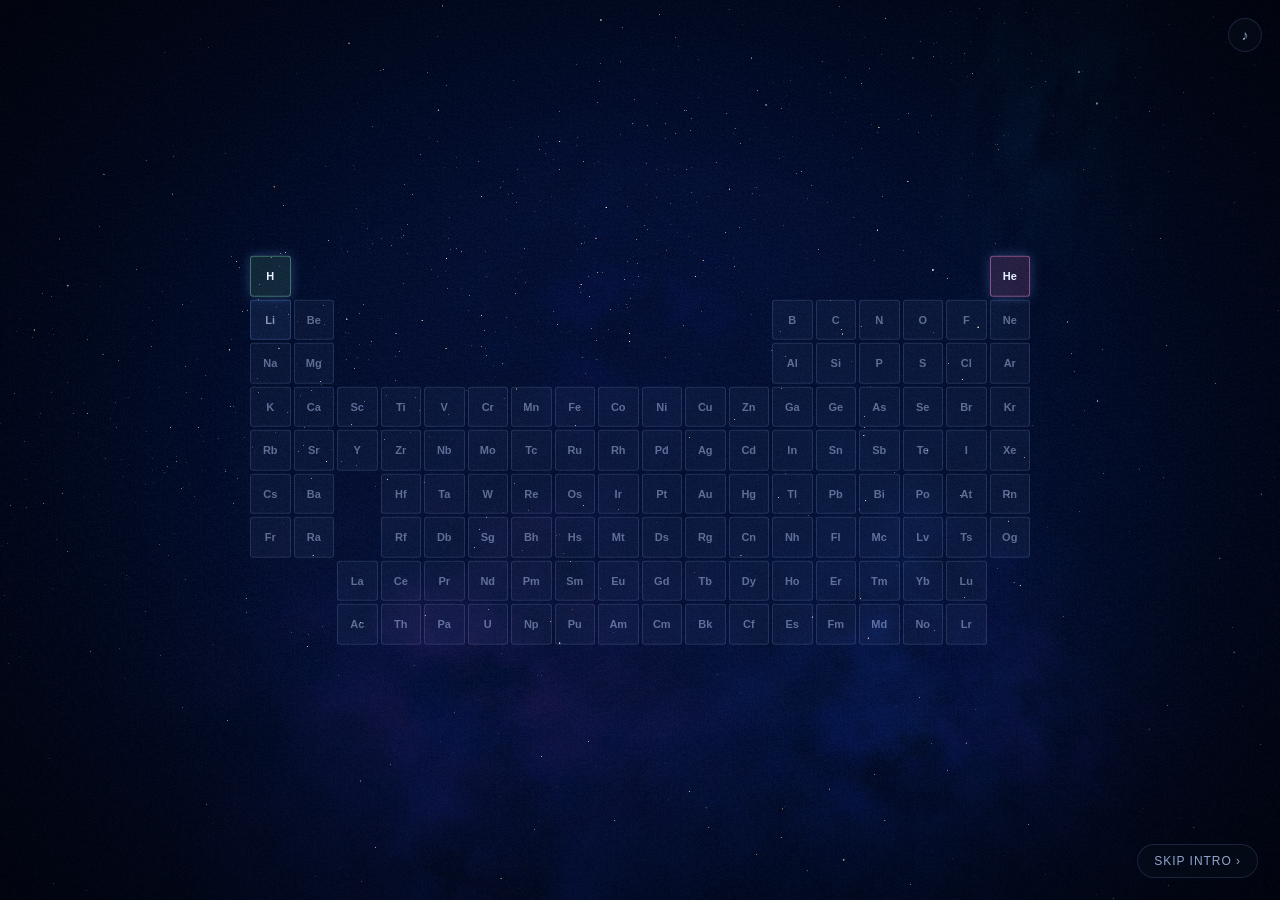
<file: index.html>
<!doctype html>
<html lang="en">
<head>
<meta charset="utf-8" />
<title>Cosmic Elements Journey — Forge The Periodic Table</title>
<meta name="viewport" content="width=device-width, initial-scale=1, viewport-fit=cover" />
<meta name="description" content="Become the universe: combine cosmic objects, watch the real reaction that makes each element, and see what every one of the 118 elements actually looks like." />
<link rel="icon" href="data:," />
<link rel="stylesheet" href="css/main.css" />
</head>
<body>
<div id="app">

  <!-- Persistent 3D cosmic environment -->
  <canvas id="scene-canvas"></canvas>
  <div id="vignette"></div>

  <!-- ============== INTRO CINEMATIC ============== -->
  <div id="intro-root" class="overlay-layer interactive">
    <div class="cine-stack" id="intro-stack"></div>
    <div class="flash-symbols" id="flash-symbols"></div>
    <div id="intro-ptable" class="ptable-wrap intro-table"></div>
  </div>
  <button id="skip-intro">Skip Intro ›</button>

  <!-- ============== TOP CONTROLS ============== -->
  <div id="top-controls">
    <div class="icon-btn" id="mute-btn" title="Mute / unmute ambient sound">♪</div>
  </div>

  <!-- ============== COSMIC FORGE / LAB ============== -->
  <div id="lab-root">
    <div class="lab-header">
      <h1>The Universe built the periodic table. Now discover how</h1>
      <p>Click any cell on the Discovery Map — or combine cosmic objects yourself — and watch the real reaction.</p>
    </div>

    <div id="object-library" class="panel">
      <div class="lib-title">Cosmic objects &amp; events</div>
      <!-- populated by js -->
    </div>

    <div id="forge-wrap">
      <div id="question-banner">
        <h2 id="question-banner-text">What do you want to create?</h2>
      </div>

      <div class="extreme-tag" id="extreme-tag">
        <div>Extreme system detected</div>
        <div class="conditions-preview">
          <div><b>Density</b>Extreme</div>
          <div><b>Gravity</b>Extreme</div>
          <div><b>Neutron-rich matter</b>Extreme</div>
          <div><b>Heavy-element potential</b>High</div>
        </div>
      </div>

      <div id="forge-slots" class="panel">
        <div class="slot" id="slot-a" data-slot="a">
          <div class="slot-label">Object / Event A</div>
          <div class="placeholder">+</div>
        </div>
        <div class="slot-op" id="slot-op">+</div>
        <div class="slot" id="slot-b" data-slot="b">
          <div class="slot-label">Object / Event B</div>
          <div class="placeholder">+</div>
        </div>
        <div class="slot-op">=</div>
        <div class="slot result" id="slot-result">
          <div class="placeholder">?</div>
        </div>
      </div>
      <div id="combo-note"></div>
      <div id="result-look"></div>
      <div class="forge-buttons">
        <button id="activate-btn" disabled>Activate</button>
        <button id="hint-btn">Need a hint?</button>
      </div>
      <div id="hint-text"></div>
    </div>

    <div id="discovered-ticker" class="panel">
      <span>Discovered</span>
      <span id="discovered-list"><b>H</b> <b>He</b> <b>Li</b></span>
      <b id="discovered-latest"></b>
    </div>

    <div class="ptable-panel panel">
      <div class="ptitle"><span>Discovery map</span> <b id="ptable-count">3 / 118</b></div>
      <div class="ptable-bar"><i id="ptable-progress"></i></div>
      <div class="ptable-wrap" id="lab-ptable"></div>
      <div class="ptable-foot">Click any element to load the recipe that makes it</div>
    </div>

  </div>

  <!-- ============== FULL-SCREEN VISUALIZATION ============== -->
  <div id="experiment-root">
    <div class="exp-caption" id="exp-caption">
      <div class="line1" id="exp-caption-1"></div>
      <div class="line2" id="exp-caption-2"></div>
    </div>
    <div id="exp-body"></div>
    <div id="fx-labels"></div>
    <div id="exp-hud"></div>
    <div id="exp-side"></div>
    <div id="exp-foot"></div>
    <div id="exp-actions"></div>
    <button id="exp-skip">Skip</button>
  </div>

  <div id="fade-veil"></div>
  <div id="elem-tooltip" class="elem-tooltip"></div>

</div>

<script src="js/vendor/three.min.js"></script>
<script src="js/elements-data.js"></script>
<script src="js/data/element-profiles.js"></script>
<script src="js/data/element-profiles-2.js"></script>
<script src="js/fx/core.js"></script>
<script src="js/fx/objects.js"></script>
<script src="js/fx/nucleus.js"></script>
<script src="js/fx/specimen.js"></script>
<script src="js/fx/charts.js"></script>
<script src="js/starfield.js"></script>
<script src="js/periodic-table.js"></script>
<script src="js/audio.js"></script>
<script src="js/intro.js"></script>
<script src="js/lab.js"></script>
<script src="js/theater/theater.js"></script>
<script src="js/theater/sites-common.js"></script>
<script src="js/theater/sites-stellar.js"></script>
<script src="js/theater/sites-cosmic.js"></script>
<script src="js/theater/reveal.js"></script>
<script src="js/gold-journey.js"></script>
<script src="js/app.js"></script>
<script src="js/demo.js"></script>
</body>
</html>
</file>
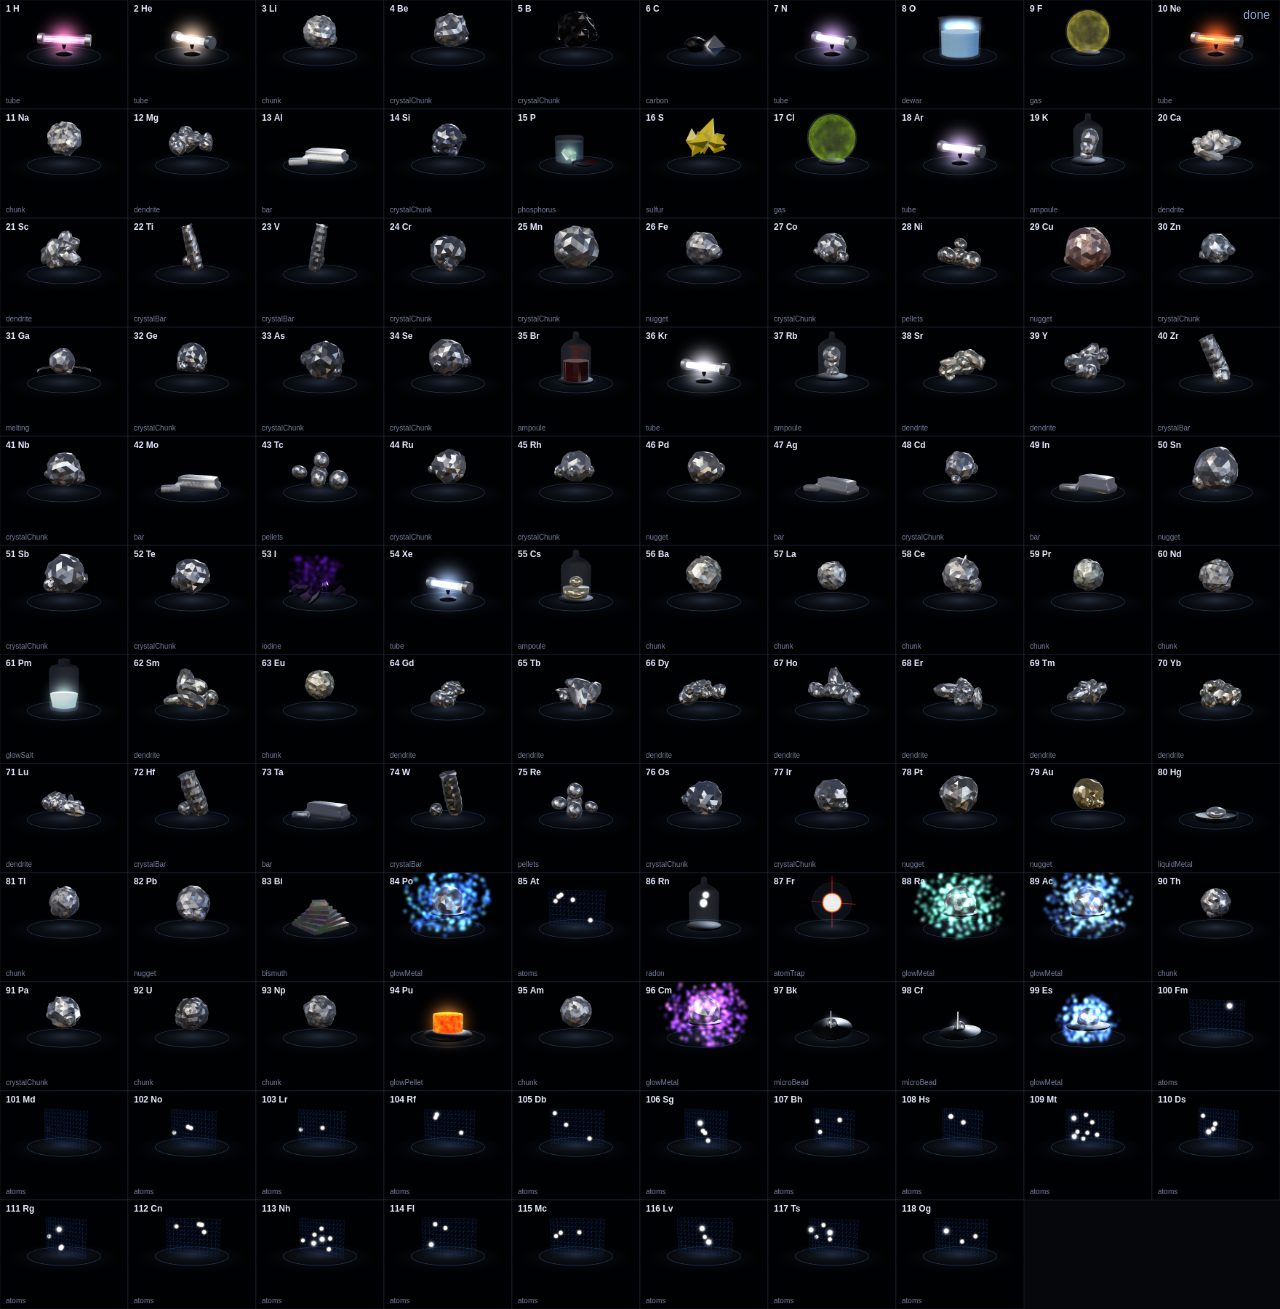
<file: dev/specimens.html>
<!doctype html>
<html lang="en">
<head>
<meta charset="utf-8" />
<title>Specimen contact sheet — all 118</title>
<style>
  body{ margin:0; background:#05070d; color:#dfe7ff; font:13px -apple-system, Segoe UI, sans-serif; }
  #sheet{ display:block; width:100%; }
  #hidden{ position:fixed; left:-4000px; top:0; }
  #status{ position:fixed; right:10px; top:8px; font-size:12px; color:#8fa4cc; }
</style>
</head>
<body>
<div id="status">building…</div>
<canvas id="sheet"></canvas>
<canvas id="hidden" width="8" height="8"></canvas>

<script src="../js/vendor/three.min.js"></script>
<script src="../js/elements-data.js"></script>
<script src="../js/data/element-profiles.js"></script>
<script src="../js/data/element-profiles-2.js"></script>
<script src="../js/fx/core.js"></script>
<script src="../js/fx/objects.js"></script>
<script src="../js/fx/specimen.js"></script>
<script>
// Renders every element's specimen into one contact sheet, so the whole set can
// be checked at a glance (colour, phase, form, glow).
(async function(){
  const COLS = 10, CELL = 176, CELL_H = 150, SS = 2;   // SS = supersample factor
  const params = new URLSearchParams(location.search);
  const from = parseInt(params.get('from')||'1',10), to = parseInt(params.get('to')||'118',10);
  const n = to - from + 1;
  const rows = Math.ceil(n/COLS);

  const sheet = document.getElementById('sheet');
  sheet.width = COLS*CELL; sheet.height = rows*CELL_H;
  const g = sheet.getContext('2d');
  g.fillStyle = '#05070d'; g.fillRect(0,0,sheet.width,sheet.height);

  const rc = document.createElement('canvas');
  rc.width = CELL*SS; rc.height = CELL_H*SS;
  const renderer = new THREE.WebGLRenderer({ canvas: rc, antialias:true, alpha:false });
  renderer.setPixelRatio(1);
  renderer.setSize(CELL*SS, CELL_H*SS, false);
  const scene = new THREE.Scene();
  const cam = new THREE.PerspectiveCamera(32, CELL/CELL_H, 0.1, 400);
  FX.init(renderer, scene, cam);
  renderer.toneMapping = THREE.ACESFilmicToneMapping;
  renderer.toneMappingExposure = 1.0;
  renderer.outputEncoding = THREE.sRGBEncoding;
  // FX.init sizes the renderer to the window; put it back to one tile.
  renderer.setSize(CELL*SS, CELL_H*SS, false);
  cam.aspect = CELL/CELL_H; cam.updateProjectionMatrix();
  cam.position.set(0, 1.95, 7.6); cam.lookAt(0, 1.05, 0);
  scene.add(new THREE.AmbientLight(FX.lin('#2b3a5c'), 0.55));
  const back = new THREE.Mesh(new THREE.SphereBufferGeometry(80, 24, 12), new THREE.MeshBasicMaterial({
    color: FX.lin('#070a12'), side: THREE.BackSide }));
  scene.add(back);

  function shim(){
    const S = { fns:[], group:new THREE.Group() };
    scene.add(S.group);
    S.add = (o,parent)=>{ (parent||S.group).add(o); return o; };
    S.onFrame = fn=>{ S.fns.push(fn); return ()=>{}; };
    S.label = ()=>({ set(){}, remove(){} });
    S.dom = el=> el; S.timeout = (fn,ms)=> setTimeout(fn,ms); S.track = ()=>{};
    S.kill = ()=>{ scene.remove(S.group); S.group.traverse(o=>{ if(o.geometry) o.geometry.dispose(); }); };
    return S;
  }

  const status = document.getElementById('status');
  Specimen.studio({ add:(o)=>{ scene.add(o); return o; } }, {});

  for(let i=0;i<n;i++){
    const z = from + i;
    const p = ElementProfiles.get(z);
    const S = shim();
    let built = null;
    try { built = Specimen.build(S, p, { target: 2.2 }); }
    catch(e){ console.error('specimen failed', z, p.sym, e.message); }
    // let time-based effects settle, then render
    for(let f=0; f<26; f++){
      S.fns.forEach(fn=>{ try{ fn(0.05, f*0.05); }catch(e){} });
      if(built) built.group.rotation.y = -0.55;
      FX.update(0.05);
    }
    // point-sprite sizing for this small viewport
    S.group.traverse(o=>{ if(o.material && o.material.uniforms && o.material.uniforms.uScale) o.material.uniforms.uScale.value = CELL_H*SS*0.5; });
    renderer.render(scene, cam);
    const col = i % COLS, row = Math.floor(i/COLS);
    g.drawImage(rc, col*CELL, row*CELL_H, CELL, CELL_H);
    g.font = 'bold 12px -apple-system, Segoe UI, sans-serif';
    g.fillStyle = '#e6eeff';
    g.fillText(`${p.z} ${p.sym}`, col*CELL + 8, row*CELL_H + 16);
    g.font = '10px -apple-system, Segoe UI, sans-serif';
    g.fillStyle = 'rgba(180,200,240,0.65)';
    g.fillText(p.look.form, col*CELL + 8, row*CELL_H + CELL_H - 8);
    g.strokeStyle = 'rgba(120,150,220,0.16)';
    g.strokeRect(col*CELL, row*CELL_H, CELL, CELL_H);
    S.kill();
    status.textContent = `${z} / ${to}`;
    if(i % 6 === 0) await new Promise(r=> setTimeout(r, 0));
  }
  status.textContent = 'done';
  document.title = 'SHEET READY';
})();
</script>
</body>
</html>
</file>
<file: css/main.css>
/* ==========================================================================
   COSMIC ELEMENTS JOURNEY
   One persistent deep-space environment with floating glass overlays.
   ========================================================================== */

:root{
  --void:#01030a;
  --panel-bg: rgba(8, 13, 26, 0.62);
  --panel-bg-solid: rgba(6, 10, 20, 0.92);
  --panel-border: rgba(140, 170, 255, 0.16);
  --ink: #e2e9ff;
  --ink-dim: #93a4cc;
  --ink-faint: #5d6a91;
  --accent: #6fa8ff;
  --accent-soft: rgba(111,168,255,0.35);
  --danger: #ff6f6f;
  --gold: #f4c96a;
  --gold-bright: #ffe9b0;
  --gold-glow: rgba(244, 201, 106, 0.55);
  --extreme: #ff5d8f;
  --success: #7dffb0;
  --sans: -apple-system, BlinkMacSystemFont, 'Segoe UI', 'Inter', Helvetica, Arial, sans-serif;
  --mono: 'SFMono-Regular', Consolas, 'Liberation Mono', Menlo, monospace;
}

*{ box-sizing: border-box; }
html, body{
  margin:0; padding:0; width:100%; height:100%;
  background: var(--void); color: var(--ink);
  font-family: var(--sans); overflow:hidden;
  -webkit-font-smoothing: antialiased;
}
#app{ position:fixed; inset:0; width:100vw; height:100vh; overflow:hidden; }
#scene-canvas{ position:fixed; inset:0; width:100%; height:100%; display:block; z-index:0; }
#vignette{ position:fixed; inset:0; z-index:1; pointer-events:none;
  background: radial-gradient(ellipse at center, rgba(0,0,0,0) 45%, rgba(0,0,0,0.5) 100%); }

/* ---------------- shared bits ---------------- */
.panel{
  background: var(--panel-bg);
  border: 1px solid var(--panel-border);
  border-radius: 16px;
  backdrop-filter: blur(12px);
  pointer-events:auto;
}
.kbd{
  font-style:normal; font-family:var(--mono); font-size:10px; letter-spacing:0.04em;
  border:1px solid rgba(255,255,255,0.28); border-radius:4px; padding:1px 5px; margin-left:8px;
  opacity:0.75; vertical-align:middle;
}
.kbd.inline{ margin:0 2px; }

.overlay-layer{ position:fixed; inset:0; z-index:10; display:flex; align-items:center; justify-content:center; pointer-events:none; }
.overlay-layer.interactive{ pointer-events:auto; }

/* ---------------- cinematic text ---------------- */
.cine-text{
  position:absolute; left:50%; top:50%; transform:translate(-50%,-50%);
  text-align:center; opacity:0; transition: opacity 1.0s ease, transform 1.4s ease;
  letter-spacing:0.12em; text-transform:uppercase; font-weight:600; color:var(--ink);
  text-shadow: 0 2px 20px rgba(0,0,0,0.85), 0 0 26px rgba(120,160,255,0.3); width:min(92vw, 1000px); pointer-events:none;
}
.cine-text.show{ opacity:1; }
.cine-text.big{ font-size: clamp(22px, 4.2vw, 52px); }
.cine-text.mid{ font-size: clamp(15px, 2.1vw, 25px); letter-spacing:0.08em; font-weight:400; color:var(--ink-dim); }
.cine-text.small{ font-size: clamp(12px, 1.35vw, 16px); letter-spacing:0.02em; font-weight:400;
  color:var(--ink); text-transform:none; line-height:1.55; width:min(72vw, 640px);
  background: rgba(3,6,14,0.62); border:1px solid rgba(140,170,255,0.12); border-radius:14px;
  padding:11px 18px; backdrop-filter: blur(6px); text-shadow:0 1px 10px rgba(0,0,0,0.8); }
.cine-text.gold{ color:var(--gold-bright); text-shadow:0 0 34px var(--gold-glow); }
.cine-text.rise{ transform: translate(-50%,-62%); }
.cine-stack{ position:absolute; left:50%; top:50%; transform:translate(-50%,-50%);
  display:flex; flex-direction:column; align-items:center; gap:18px; width:92vw; text-align:center; pointer-events:none; }
/* inside the stack the lines flow one under the other, never on top of each other */
.cine-stack .cine-text{ position:static; left:auto; top:auto; transform:none; width:100%; }

.elem-glyph{ display:inline-flex; flex-direction:column; align-items:center; margin:0 22px; opacity:0; transform:scale(0.4);
  transition: opacity 1s ease, transform 1s cubic-bezier(.2,1.4,.4,1); }
.elem-glyph.show{ opacity:1; transform:scale(1); }
.elem-glyph .sym{ font-size: clamp(30px,5vw,58px); font-weight:700; color:var(--accent); text-shadow:0 0 22px var(--accent-soft); }
.elem-glyph .name{ font-size:11px; letter-spacing:0.15em; text-transform:uppercase; color:var(--ink-faint); margin-top:4px; }
.elem-glyph.tiny .sym{ font-size: clamp(18px,3vw,30px); color:#a9c4ff; opacity:0.8; }
.glyph-row{ display:flex; align-items:flex-end; justify-content:center; }
.flash-symbols{ position:absolute; inset:0; display:flex; align-items:center; justify-content:center;
  gap: clamp(10px, 4vw, 40px); pointer-events:none; }
.flash-symbols span{ font-size: clamp(20px, 4vw, 44px); font-weight:700; color:rgba(180,200,255,0);
  transition: color .5s ease, transform .5s ease; transform: translateY(10px); }
.flash-symbols span.on{ color:rgba(180,200,255,0.6); transform:translateY(0); }
.flash-symbols span.au{ color:var(--gold-bright); text-shadow:0 0 26px var(--gold-glow); }

#intro-ptable{ position:absolute; top:50%; left:50%; transform:translate(-50%,-50%); opacity:0; transition:opacity 1.6s ease; }

#skip-intro{
  position:fixed; right:22px; bottom:22px; z-index:40;
  background:var(--panel-bg); border:1px solid var(--panel-border); color:var(--ink-dim);
  font-size:12px; letter-spacing:0.08em; text-transform:uppercase; padding:9px 16px; border-radius:999px;
  cursor:pointer; backdrop-filter: blur(6px); transition: all .2s ease; pointer-events:auto;
}
#skip-intro:hover{ color:var(--ink); border-color:var(--accent-soft); }

/* ==========================================================================
   PERIODIC TABLE — the discovery map
   ========================================================================== */
.ptable-wrap{ display:grid; grid-template-columns: repeat(18, minmax(9px, 1fr)); grid-auto-rows: minmax(9px, 1fr); gap:3px; width:100%; }
.ptable-wrap.intro-table{ width:min(78vw, 780px); gap:3px; }
.pcell{
  position:relative; background: rgba(150,175,235,0.055);
  border:1px solid rgba(150,175,235,0.17); border-radius:3px;
  display:flex; align-items:center; justify-content:center;
  font-size: clamp(7px, 0.78vw, 12px); font-weight:600; color:rgba(175,195,240,0.5);
  transition: all .5s ease; aspect-ratio: 1 / 1; cursor:pointer;
}
.ptable-wrap.intro-table .pcell{ font-size: clamp(6px, 0.9vw, 11px); }
.pcell:hover{ border-color: rgba(200,220,255,0.8); background: rgba(150,180,255,0.16); transform: scale(1.2); z-index:4; color:#f0f5ff; }
.pcell.lit{ color:#e6efff; background: rgba(111,168,255,0.24); border-color: rgba(111,168,255,0.6); box-shadow: 0 0 12px rgba(111,168,255,0.3); }
.pcell.faint{ color: rgba(210,225,255,0.62); background: rgba(111,168,255,0.1); border-color: rgba(111,168,255,0.26); }
.pcell.target{ border-color: var(--gold); background: rgba(244,201,106,0.2); color: var(--gold-bright);
  box-shadow: 0 0 16px var(--gold-glow); z-index:3; }
.pcell.au-cell.lit{ color:var(--gold-bright); background: rgba(244,201,106,0.22); border-color: rgba(244,201,106,0.65); box-shadow: 0 0 18px var(--gold-glow); }
.pcell.lit.cat-noble{ background: rgba(255,143,208,0.14); border-color: rgba(255,143,208,0.45); }
.pcell.lit.cat-nonmetal, .pcell.lit.cat-halogen{ background: rgba(127,224,168,0.13); border-color: rgba(127,224,168,0.42); }
.pcell.lit.cat-alkali, .pcell.lit.cat-alkaline{ background: rgba(255,180,120,0.14); border-color: rgba(255,180,120,0.45); }
.pcell.lit.cat-metalloid{ background: rgba(200,176,255,0.14); border-color: rgba(200,176,255,0.45); }
.pcell.lit.cat-lanthanide, .pcell.lit.cat-actinide{ background: rgba(255,160,200,0.12); border-color: rgba(255,160,200,0.4); }
.pcell.pulse{ animation: cellPulse 1.3s ease; }
@keyframes cellPulse{
  0%{ box-shadow:0 0 0 rgba(255,255,255,0); transform:scale(1); }
  35%{ box-shadow:0 0 24px rgba(255,255,255,0.6); transform:scale(1.45); z-index:5; }
  100%{ box-shadow:0 0 10px rgba(111,168,255,0.25); transform:scale(1); }
}
.pcell .z{ position:absolute; top:1px; left:2px; font-size:6px; opacity:0; color:var(--ink-dim); transition: opacity .4s ease; }
.pcell.show-z .z{ opacity:0.75; }

.ptable-panel{
  position:absolute; right:18px; bottom:18px; z-index:30; width:min(640px, 46vw);
  padding: 13px 16px 12px; pointer-events:auto;
}
.ptable-panel .ptitle{ font-size:11px; letter-spacing:0.14em; text-transform:uppercase; color:var(--ink-faint);
  margin-bottom:7px; display:flex; justify-content:space-between; align-items:center; }
.ptable-panel .ptitle b{ color:var(--ink-dim); font-weight:600; }
.ptable-bar{ height:2px; background: rgba(140,170,255,0.14); border-radius:2px; margin-bottom:9px; overflow:hidden; }
.ptable-bar i{ display:block; height:100%; width:2.5%; background: linear-gradient(90deg, var(--accent), var(--gold)); transition: width .8s ease; }
.ptable-foot{ margin-top:9px; font-size:10px; letter-spacing:0.06em; text-transform:uppercase; color:rgba(140,160,220,0.45); text-align:center; }

.elem-tooltip{
  position:fixed; z-index:60; pointer-events:none; background: var(--panel-bg-solid);
  border:1px solid var(--panel-border); border-radius:9px; padding:9px 11px; font-size:11px; color:var(--ink-dim);
  max-width:250px; line-height:1.45; opacity:0; transition: opacity .15s ease; box-shadow: 0 10px 30px rgba(0,0,0,0.6);
}
.elem-tooltip.show{ opacity:1; }
.elem-tooltip b{ color:var(--ink); }
.elem-tooltip i{ display:block; font-style:normal; color:var(--gold); font-size:10px; letter-spacing:0.06em;
  text-transform:uppercase; margin:3px 0 4px; }

/* ==========================================================================
   LAB / COSMIC FORGE
   ========================================================================== */
#lab-root{ position:fixed; inset:0; z-index:20; pointer-events:none; opacity:0; transition: opacity 1.2s ease; }
#lab-root.active{ opacity:1; pointer-events:auto; }
#lab-root.dimmed{ opacity:0; pointer-events:none; }

.lab-header{ position:absolute; top:18px; left:50%; transform:translateX(-50%); text-align:center; pointer-events:none;
  width:min(700px, 50vw); }
.lab-header h1{ margin:0; font-size: clamp(15px,1.9vw,21px); letter-spacing:0.22em; font-weight:700; color:var(--ink);
  text-shadow:0 0 22px rgba(120,160,255,0.3); }
.lab-header p{ margin:6px 0 0; font-size:11px; letter-spacing:0.04em; color:var(--ink-faint); }

/* object library */
#object-library{
  position:absolute; left:18px; top:86px; bottom:74px; width:186px;
  padding:12px 9px; overflow-y:auto; display:flex; flex-direction:column; gap:7px;
}
#object-library::-webkit-scrollbar{ width:4px; }
#object-library::-webkit-scrollbar-thumb{ background: rgba(140,160,220,0.25); border-radius:2px; }
.lib-title{ font-size:9px; letter-spacing:0.14em; text-transform:uppercase; color:var(--ink-faint); margin-bottom:2px; padding:0 2px; }

.cosmic-obj{
  display:flex; align-items:center; gap:9px; padding:7px 8px; border-radius:10px; cursor:pointer;
  border:1px solid transparent; transition: all .18s ease; user-select:none;
}
.cosmic-obj:hover{ background: rgba(111,168,255,0.08); border-color: var(--accent-soft); transform: translateX(2px); }
.cosmic-obj.selected{ background: rgba(111,168,255,0.16); border-color: var(--accent); }
.cosmic-obj.hint-glow{ animation: hintPulse 1.3s ease infinite; border-color: var(--gold); }
@keyframes hintPulse{
  0%, 100%{ box-shadow: 0 0 0 rgba(244,201,106,0); }
  50%{ box-shadow: 0 0 18px rgba(244,201,106,0.55); }
}
.cosmic-obj .glyph{ width:30px; height:30px; border-radius:50%; flex:0 0 auto;
  background: radial-gradient(circle at 35% 30%, #fff, var(--accent) 40%, #1a3a7a 100%); box-shadow: 0 0 12px var(--accent-soft); }
.cosmic-obj .label{ font-size:11px; line-height:1.25; }
.cosmic-obj .label b{ display:block; font-size:11.5px; color:var(--ink); font-weight:600; }
.cosmic-obj .label span{ font-size:9.5px; color:var(--ink-faint); }

.cosmic-obj .glyph.g-early, .slot .glyph.g-early{ background: radial-gradient(circle at 40% 35%, #fff, #ffb36b 30%, #6a1d7a 100%); box-shadow:0 0 16px rgba(255,150,120,0.5); }
.cosmic-obj .glyph.g-mainseq, .slot .glyph.g-mainseq{ background: radial-gradient(circle at 35% 30%, #fff, #ffd27a 35%, #7a3c00 100%); box-shadow:0 0 14px rgba(255,200,110,0.5); }
.cosmic-obj .glyph.g-redgiant, .slot .glyph.g-redgiant{ background: radial-gradient(circle at 35% 30%, #ffe, #ff7a45 38%, #5c1400 100%); box-shadow:0 0 18px rgba(255,120,70,0.5); }
.cosmic-obj .glyph.g-massive, .slot .glyph.g-massive{ background: radial-gradient(circle at 35% 30%, #fff, #a9c4ff 30%, #274bb3 100%); box-shadow:0 0 18px rgba(140,180,255,0.6); }
.cosmic-obj .glyph.g-whitedwarf, .slot .glyph.g-whitedwarf{ background: radial-gradient(circle at 40% 35%, #fff, #dfe8ff 45%, #7d8bb0 100%); box-shadow:0 0 12px #fff; width:18px; height:18px; }
.cosmic-obj .glyph.g-neutron, .slot .glyph.g-neutron{ background: radial-gradient(circle at 40% 35%, #fff, #cfe3ff 30%, #4460a0 100%); box-shadow:0 0 22px rgba(180,210,255,0.9); width:13px; height:13px; }
.cosmic-obj .glyph.g-magnetar, .slot .glyph.g-magnetar{ background: radial-gradient(circle at 40% 35%, #fff, #ffc0e0 30%, #a02060 100%); box-shadow:0 0 22px rgba(255,120,190,0.75); width:13px; height:13px; }
.cosmic-obj .glyph.g-gas, .slot .glyph.g-gas{ background: radial-gradient(ellipse at 40% 40%, rgba(160,120,255,0.9), rgba(60,30,120,0.4) 60%, transparent 100%); box-shadow:0 0 16px rgba(150,110,255,0.4); }
.cosmic-obj .glyph.g-rays, .slot .glyph.g-rays{ background: linear-gradient(115deg, transparent 38%, #bfe8ff 46%, #fff 50%, #bfe8ff 54%, transparent 62%), radial-gradient(circle, rgba(140,220,255,0.25), transparent 70%);
  box-shadow:0 0 14px rgba(150,220,255,0.5); }
.cosmic-obj .glyph.g-rock, .slot .glyph.g-rock{ background: radial-gradient(circle at 35% 30%, #6a6258, #3a342c 55%, #17150f 100%); box-shadow: 0 0 12px rgba(150,220,120,0.28); border-radius:32% 68% 58% 42% / 52% 38% 62% 48%; }
.cosmic-obj .glyph.g-lab, .slot .glyph.g-lab{ background: radial-gradient(circle at 50% 50%, rgba(140,210,255,0.15), transparent 62%), conic-gradient(from 0deg, #8fd4ff, #2a4a7a, #8fd4ff);
  box-shadow:0 0 14px rgba(140,210,255,0.45); }

/* forge slots */
#forge-wrap{
  position:absolute; left:220px; right:calc(min(640px, 46vw) + 34px); bottom:22px;
  display:flex; flex-direction:column; align-items:center; justify-content:flex-end; gap:12px; pointer-events:none;
}
#forge-wrap > *{ pointer-events:auto; }
#forge-slots{ display:flex; align-items:center; gap:16px; padding:14px 20px; border-radius:18px; }
.slot{
  width:104px; height:88px; border-radius:12px; border:1px dashed rgba(140,160,220,0.3);
  background: rgba(255,255,255,0.02); display:flex; flex-direction:column; align-items:center; justify-content:center;
  gap:6px; cursor:pointer; transition: all .2s ease; position:relative;
}
.slot:hover{ border-color: var(--accent); background: rgba(111,168,255,0.06); }
.slot .slot-label{ position:absolute; top:-17px; font-size:8.5px; letter-spacing:0.12em; color:var(--ink-faint); text-transform:uppercase; }
.slot .placeholder{ font-size:22px; color:var(--ink-faint); }
.slot.filled{ border-style:solid; border-color: var(--accent-soft); }
.slot.result{ border-style:dotted; cursor:default; width:168px; height:124px; overflow:hidden; }
.slot.result.filled{ border-style:solid; border-color: rgba(244,201,106,0.45); background: rgba(244,201,106,0.05);
  transform: scale(0.82); opacity:0; transition: transform .5s cubic-bezier(.2,1.5,.4,1), opacity .4s ease; }
.slot.result.filled.pop{ transform:none; opacity:1; }
.rs-preview{ position:absolute; inset:0; width:100%; height:100%; display:block; }
.rs-id{ position:absolute; left:0; right:0; bottom:5px; text-align:center; pointer-events:none; }
.rs-id b{ font-size:15px; color:var(--gold-bright); text-shadow:0 0 16px var(--gold-glow); margin-right:5px; }
.rs-id span{ font-size:9.5px; letter-spacing:0.1em; text-transform:uppercase; color:var(--ink-dim); }

#result-look{
  font-size:11px; color:var(--ink-faint); line-height:1.5; text-align:center; max-width:420px;
  opacity:0; transition: opacity .5s ease;
}
#result-look.show{ opacity:1; }
.forge-buttons{ display:flex; align-items:center; gap:10px; }
.slot .glyph{ width:32px; height:32px; border-radius:50%; }
.slot .name{ font-size:10px; color:var(--ink-dim); text-align:center; padding:0 4px; line-height:1.2; }
.slot-op{ font-size:20px; color:var(--ink-faint); font-weight:300; }

#combo-note{
  font-size:10.5px; letter-spacing:0.1em; text-transform:uppercase; color:var(--gold);
  opacity:0; transition: opacity .35s ease; height:14px;
}
#combo-note.show{ opacity:0.9; }

#activate-btn{
  padding:13px 30px; border-radius:999px; border:1px solid var(--accent);
  background: linear-gradient(135deg, rgba(111,168,255,0.28), rgba(111,168,255,0.08));
  color:var(--ink); font-size:13px; letter-spacing:0.14em; text-transform:uppercase; font-weight:600;
  cursor:pointer; transition: all .2s ease; box-shadow: 0 0 22px rgba(111,168,255,0.25); font-family:inherit;
}
#activate-btn:hover{ transform: translateY(-2px); box-shadow: 0 4px 30px rgba(111,168,255,0.4); }
#activate-btn:disabled{ opacity:0.32; cursor:not-allowed; transform:none; box-shadow:none; }
#activate-btn.merge{ border-color: var(--extreme); background: linear-gradient(135deg, rgba(255,93,143,0.3), rgba(255,93,143,0.08));
  box-shadow: 0 0 24px rgba(255,93,143,0.35); }
#activate-btn.ready{ animation: readyPulse 1.8s ease infinite; }
@keyframes readyPulse{
  0%,100%{ box-shadow: 0 0 20px rgba(244,201,106,0.3); border-color: var(--gold); }
  50%{ box-shadow: 0 0 34px rgba(244,201,106,0.6); border-color: var(--gold-bright); }
}

.extreme-tag{
  font-size:10.5px; letter-spacing:0.14em; text-transform:uppercase; color:var(--extreme);
  opacity:0; max-height:0; overflow:hidden; transition: opacity .4s ease, max-height .4s ease, margin .4s ease;
  text-shadow:0 0 14px rgba(255,93,143,0.6); display:flex; flex-direction:column; align-items:center; gap:6px; pointer-events:none;
}
.extreme-tag.show{ opacity:1; max-height:84px; margin-bottom:2px; }
.conditions-preview{ display:flex; gap:14px; font-size:10px; color:var(--ink-dim); text-transform:none; letter-spacing:0.02em;
  background: rgba(255,93,143,0.08); border:1px solid rgba(255,93,143,0.3); border-radius:10px; padding:8px 14px; }
.conditions-preview div b{ display:block; color:var(--extreme); font-size:10px; letter-spacing:0.08em; }

#hint-btn{
  padding:11px 18px; border-radius:999px; border:1px solid var(--panel-border);
  background: rgba(255,255,255,0.03); color:var(--ink-dim); font-size:11px; letter-spacing:0.08em;
  text-transform:uppercase; cursor:pointer; transition: all .18s ease; font-family:inherit;
}
#hint-btn:hover{ border-color: var(--accent-soft); color:var(--ink); }
#hint-text{ font-size:11.5px; color:var(--ink-dim); line-height:1.5; max-width:440px; text-align:center;
  display:none; background: var(--panel-bg); border:1px solid var(--panel-border); border-radius:12px; padding:9px 13px; }
#hint-text.show{ display:block; }

/* question banner */
#question-banner{ text-align:center; pointer-events:none; margin-bottom:2px; max-width:520px; }
#question-banner h2{ margin:0; font-size: clamp(12px,1.5vw,17px); letter-spacing:0.14em; text-transform:uppercase;
  color:var(--ink-dim); font-weight:600; }
#question-banner h2 b{ color:var(--gold-bright); }
#question-banner.armed h2{ color:var(--gold-bright); text-shadow: 0 0 22px var(--gold-glow); }

/* ticker */
#discovered-ticker{ position:absolute; left:18px; bottom:18px; padding:9px 14px; display:flex; gap:9px; align-items:center;
  font-size:10.5px; color:var(--ink-faint); letter-spacing:0.1em; text-transform:uppercase; max-width:220px; }
#discovered-ticker #discovered-list{ text-transform:none; letter-spacing:0; }
#discovered-ticker b{ color: var(--gold-bright); font-weight:600; }
#discovered-latest{ font-size:14px; }
#discovered-latest.pop{ animation: popIn .6s ease; }
@keyframes popIn{ 0%{ transform:scale(0.4); opacity:0; } 60%{ transform:scale(1.35); opacity:1; } 100%{ transform:scale(1); } }

/* top controls */
#top-controls{ position:absolute; top:18px; right:18px; display:flex; gap:8px; z-index:35; pointer-events:auto; }
.pill-toggle{ display:flex; border:1px solid var(--panel-border); border-radius:999px; overflow:hidden;
  background: var(--panel-bg); backdrop-filter: blur(8px); }
.pill-toggle button{ border:none; background:transparent; color:var(--ink-faint); font-size:10px; letter-spacing:0.1em;
  text-transform:uppercase; padding:8px 13px; cursor:pointer; transition: all .2s ease; font-family:inherit; }
.pill-toggle button.active{ background: rgba(111,168,255,0.22); color: var(--ink); }
.icon-btn{ width:34px; height:34px; border-radius:50%; border:1px solid var(--panel-border); background: var(--panel-bg);
  color:var(--ink-dim); display:flex; align-items:center; justify-content:center; cursor:pointer; font-size:14px; backdrop-filter: blur(8px); }

/* There is no Story/Science split any more — the technical detail is always
   shown, so .science-only keeps whatever display it carries for layout. */

/* ==========================================================================
   FULL-SCREEN VISUALIZATION
   ========================================================================== */
#experiment-root{ position:fixed; inset:0; z-index:25; opacity:0; pointer-events:none; transition: opacity 1.0s ease; }
#experiment-root.active{ opacity:1; pointer-events:auto; }
#experiment-root.grabbing{ cursor:grabbing; }
#exp-body{ position:absolute; inset:0; pointer-events:none; }
#exp-body > *{ pointer-events:auto; }
#fx-labels{ position:absolute; inset:0; pointer-events:none; z-index:3; }

.exp-caption{ position:absolute; left:50%; top:6.5%; transform:translateX(-50%); text-align:center; width:min(92vw, 980px); pointer-events:none; z-index:4; }
.exp-caption::before{ content:''; position:absolute; left:-4%; right:-4%; top:-22px; bottom:-18px; z-index:-1;
  background: radial-gradient(60% 130% at 50% 50%, rgba(3,6,14,0.66) 0%, rgba(3,6,14,0.32) 55%, rgba(3,6,14,0) 80%); }
.exp-caption .line1{ font-size: clamp(14px,1.9vw,22px); letter-spacing:0.14em; text-transform:uppercase; color:var(--ink); font-weight:600;
  text-shadow: 0 2px 24px rgba(0,0,0,0.8); }
.exp-caption .line2{ font-size: clamp(11px,1.25vw,15px); color:var(--ink-dim); margin-top:7px; line-height:1.5;
  text-shadow: 0 2px 18px rgba(0,0,0,0.85); }

/* HUD (top-left) */
#exp-hud{ position:absolute; left:24px; top:22%; width:min(360px, 34vw); z-index:4; pointer-events:none; }
.hud-card{ background: var(--panel-bg); border:1px solid var(--panel-border); border-radius:12px; padding:14px 16px; backdrop-filter: blur(10px); }
.hud-row{ display:flex; justify-content:space-between; gap:16px; font-size:12.5px; color:var(--ink-faint);
  letter-spacing:0.05em; text-transform:uppercase; padding:5px 0; line-height:1.4; }
.hud-row + .hud-row{ border-top:1px solid rgba(150,175,235,0.09); }
.hud-row b{ color:var(--ink); font-weight:600; text-align:right; text-transform:none; letter-spacing:0; font-size:13px; }
.readout{ margin-top:10px; font-family:var(--mono); color:var(--ink-dim); }
.readout b{ display:block; font-size: clamp(16px,2.2vw,26px); color:var(--accent); text-shadow:0 0 18px var(--accent-soft); }
.readout span{ display:block; font-size:10px; letter-spacing:0.1em; text-transform:uppercase; color:var(--ink-faint); margin-top:3px; font-family:var(--sans); }

/* side charts */
#exp-side{ position:absolute; right:22px; top:19%; width:min(440px, 38vw); z-index:4; display:flex; flex-direction:column; gap:12px; }
#exp-side > *{ opacity:0; transform: translateX(14px); transition: opacity .6s ease, transform .6s ease; }
#exp-side > *.show{ opacity:1; transform:none; }
.nuclide-chart, .lc-chart{ background: var(--panel-bg); border:1px solid var(--panel-border); border-radius:12px;
  padding:10px 10px 6px; backdrop-filter: blur(10px); }
.nuclide-chart canvas, .lc-chart canvas{ display:block; width:100% !important; height:auto !important; }

/* plain-english explainer — a proper panel describing, in words, what the
   reaction on screen is actually doing. During the r-process it also carries
   a phase heading and a step counter, so the long neutron-capture stretch
   reads as a sequence rather than one undifferentiated blur. */
.explain-card{ background: var(--panel-bg-solid); border:1px solid rgba(150,175,235,0.28); border-radius:14px;
  padding:0; backdrop-filter: blur(14px); overflow:hidden; box-shadow: 0 18px 46px rgba(0,0,0,0.45); }
.explain-head{ display:flex; align-items:center; justify-content:space-between; gap:12px;
  padding:10px 15px; background: rgba(111,168,255,0.10); border-bottom:1px solid rgba(150,175,235,0.18); }
.explain-label{ font-size:9.5px; letter-spacing:0.16em; text-transform:uppercase; color: var(--accent);
  opacity:0.95; font-weight:600; }
.explain-step{ font-size:9px; letter-spacing:0.12em; text-transform:uppercase; color:var(--ink-faint);
  border:1px solid var(--panel-border); border-radius:999px; padding:3px 9px; white-space:nowrap; }
.explain-inner{ padding:13px 15px 15px; }
.explain-title{ font-size:14.5px; font-weight:600; color:var(--ink); line-height:1.35; margin-bottom:7px; }
.explain-body{ font-size:13px; line-height:1.62; color: var(--ink-dim); }
.explain-body b{ color:var(--ink); font-weight:600; }
.explain-note{ margin-top:11px; padding-top:10px; border-top:1px dashed var(--panel-border);
  font-size:11.5px; line-height:1.5; color:var(--ink-faint); }
.explain-note b{ color:var(--gold); font-weight:600; }
.nuclide-title, .lc-cap{ font-size:9.5px; letter-spacing:0.1em; text-transform:uppercase; color:var(--ink-faint); margin-top:6px; text-align:center; }
.nuclide-title b, .lc-cap b{ color:rgba(140,160,220,0.5); font-weight:500; }

/* equations (bottom) */
#exp-foot{ position:absolute; left:50%; bottom:12%; transform:translateX(-50%); width:min(92vw, 860px); z-index:4; pointer-events:none; }
/* a soft scrim so equations stay readable over whatever is glowing behind them */
#exp-foot::before{ content:''; position:absolute; left:-8%; right:-8%; top:-26px; bottom:-26px; z-index:-1;
  background: radial-gradient(60% 120% at 50% 50%, rgba(4,7,16,0.82) 0%, rgba(4,7,16,0.62) 45%, rgba(4,7,16,0) 78%);
  opacity:0; transition: opacity .5s ease; }
#exp-foot.scrim::before{ opacity:1; }
.nuc-hud{ display:flex; flex-direction:column; gap:6px; align-items:center; opacity:0; transition: opacity .5s ease; }
.nuc-hud.show{ opacity:1; }
.nuc-step{ opacity:0.28; transition: all .4s ease; text-align:center; transform: scale(0.96); }
.nuc-step.active{ opacity:1; transform: scale(1); }
.nuc-step.done{ opacity:0.45; }
.nuc-eq{ font-size: clamp(15px, 2.1vw, 25px); color:var(--ink); display:flex; align-items:center; justify-content:center; gap:6px; flex-wrap:wrap; }
.nuc-eq .eq-nuc{ font-weight:600; }
.nuc-eq .eq-nuc sup{ font-size:0.62em; margin-right:1px; color:var(--accent); }
.nuc-eq .eq-part{ color:var(--ink-dim); font-size:0.9em; }
.nuc-eq .eq-count{ font-style:normal; color:var(--ink-dim); font-size:0.8em; }
.nuc-eq .eq-op{ color:var(--ink-faint); font-weight:300; margin:0 2px; }
.nuc-eq .eq-arrow{ color:var(--gold); font-weight:400; margin:0 6px; }
.nuc-half{ font-size:10px; letter-spacing:0.08em; text-transform:uppercase; color:var(--gold);
  border:1px solid rgba(244,201,106,0.35); border-radius:999px; padding:2px 8px; margin-left:8px; white-space:nowrap; }
.nuc-note{ font-size:11.5px; color:var(--ink-dim); margin-top:4px; line-height:1.45; }

/* projected labels */
.fx-label{
  position:absolute; left:0; top:0; font-size:11px; color:var(--ink); text-align:center; white-space:nowrap;
  opacity:0; transition: opacity .45s ease; pointer-events:none; text-shadow: 0 2px 14px rgba(0,0,0,0.9);
}
.fx-label.show{ opacity:1; }
.fx-label b{ display:block; font-size:14px; letter-spacing:0.04em; }
.fx-label span{ display:block; font-size:9.5px; letter-spacing:0.08em; text-transform:uppercase; color:var(--ink-faint); margin-top:2px; }
.fx-label.nuc-label b{ color:#fff; }
.fx-label.nuc-label.small b{ font-size:12px; }
.fx-label.shell-label{ background: rgba(4,8,16,0.55); border:1px solid rgba(140,170,255,0.18); border-radius:7px; padding:4px 8px; }
.fx-label.shell-label b{ font-size:10.5px; letter-spacing:0.1em; text-transform:uppercase; }
.fx-label.shell-label span{ text-transform:none; letter-spacing:0; font-size:9.5px; }

/* actions */
#exp-actions{ position:absolute; left:50%; bottom:5.5%; transform:translateX(-50%); z-index:6; display:flex; gap:12px; }
.exp-btn{
  padding:13px 28px; border-radius:999px; border:1px solid var(--accent-soft); background: var(--panel-bg);
  color:var(--ink); font-size:12px; letter-spacing:0.12em; text-transform:uppercase; cursor:pointer;
  backdrop-filter: blur(10px); transition: all .2s ease; display:flex; align-items:center;
}
.exp-btn:hover{ transform: translateY(-2px); border-color: var(--accent); }
.exp-btn.primary{ border-color: var(--accent); box-shadow: 0 0 22px rgba(111,168,255,0.28); }
.exp-btn.gold{ border-color: var(--gold); color:var(--gold-bright); box-shadow: 0 0 26px var(--gold-glow);
  background: linear-gradient(135deg, rgba(244,201,106,0.22), rgba(244,201,106,0.06)); }
.choice-row{ display:flex; gap:12px; }
.choice-btn{ padding:12px 22px; border-radius:12px; border:1px solid var(--panel-border); background: var(--panel-bg);
  color:var(--ink); font-size:11px; letter-spacing:0.08em; text-transform:uppercase; cursor:pointer;
  backdrop-filter: blur(8px); transition: all .2s ease; }
.choice-btn:hover{ border-color: var(--accent); transform: translateY(-2px); }
.choice-btn.recommended{ border-color: var(--gold); color: var(--gold-bright); }

#exp-skip{
  position:absolute; right:22px; bottom:22px; z-index:6; opacity:0; pointer-events:none;
  background: var(--panel-bg); border:1px solid var(--panel-border); color:var(--ink-faint);
  font-size:11px; letter-spacing:0.08em; text-transform:uppercase; padding:8px 14px; border-radius:999px;
  cursor:pointer; backdrop-filter: blur(8px); transition: opacity .4s ease, color .2s ease; font-family:inherit;
}
#exp-skip.show{ opacity:0.8; pointer-events:auto; }
#exp-skip:hover{ color:var(--ink); }

/* element yield — every element one event forges, shown at once. Used when
   the visitor combines objects without naming a target, where the point is
   the breadth of what a single collision produces. */
.yield-wrap{ position:absolute; left:50%; top:50%; transform:translate(-50%,-50%);
  width:min(92vw, 900px); text-align:center; z-index:5;
  opacity:0; transition: opacity .6s ease; }
.yield-wrap.show{ opacity:1; }
.yield-wrap::before{ content:''; position:absolute; left:-6%; right:-6%; top:-12%; bottom:-12%; z-index:-1;
  background: radial-gradient(58% 110% at 50% 50%, rgba(4,7,16,0.9) 0%, rgba(4,7,16,0.72) 50%, rgba(4,7,16,0) 80%); }
.yield-title{ font-size:11px; letter-spacing:0.16em; text-transform:uppercase; color:var(--gold); margin-bottom:4px; }
.yield-sub{ font-size:12.5px; color:var(--ink-faint); margin-bottom:16px; line-height:1.5; }
.yield-grid{ display:flex; flex-wrap:wrap; gap:8px; justify-content:center; max-width:820px; margin:0 auto; }
.yield-chip{ width:74px; padding:8px 4px 7px; border-radius:10px; border:1px solid var(--panel-border);
  background: var(--panel-bg); backdrop-filter: blur(8px);
  opacity:0; transform: scale(0.72) translateY(6px); transition: opacity .35s ease, transform .35s ease; }
.yield-chip.show{ opacity:1; transform:none; }
.yield-chip b{ display:block; font-size:19px; font-weight:600; color:var(--accent); line-height:1.1; }
.yield-chip span{ display:block; font-size:8.5px; letter-spacing:0.04em; text-transform:uppercase;
  color:var(--ink-faint); margin-top:3px; white-space:nowrap; overflow:hidden; text-overflow:ellipsis; }
.yield-chip i{ display:block; font-style:normal; font-size:8px; color:rgba(140,160,220,0.5); margin-top:2px; }
.yield-chip.featured{ border-color:var(--gold); box-shadow:0 0 20px var(--gold-glow); }
.yield-chip.featured b{ color:var(--gold-bright); }
.yield-foot{ margin-top:18px; font-size:12.5px; color:var(--ink-dim); line-height:1.6; min-height:1.6em; }
.yield-foot b{ color:var(--gold); font-weight:600; }

/* verdicts */
.exp-verdict{ position:absolute; left:50%; bottom:16%; transform:translateX(-50%); text-align:center; width:min(90vw, 720px); }
.exp-verdict .verdict-word{ font-size: clamp(22px,3.4vw,42px); font-weight:800; letter-spacing:0.08em; text-transform:uppercase; }
.exp-verdict .verdict-word.no{ color: var(--danger); text-shadow:0 0 26px rgba(255,111,111,0.4); }
.exp-verdict .verdict-word.yes{ color: var(--success); text-shadow:0 0 26px rgba(125,255,176,0.4); }
.exp-verdict .verdict-sub{ font-size:12.5px; color:var(--ink-dim); margin-top:10px; line-height:1.6; }
.exp-verdict .verdict-next{ font-size:11px; letter-spacing:0.1em; text-transform:uppercase; color:var(--ink-faint); margin-top:14px; }

/* ==========================================================================
   REVEAL — the element itself
   ========================================================================== */
.reveal-card{
  position:absolute; right:3vw; top:11vh; width:min(410px, 34vw); max-height:78vh; overflow-y:auto;
  background: var(--panel-bg-solid); border:1px solid var(--panel-border); border-radius:18px; padding:18px;
  backdrop-filter: blur(16px); box-shadow: 0 24px 70px rgba(0,0,0,0.6);
  opacity:0; transform: translateX(26px); transition: opacity .7s ease, transform .7s ease; z-index:5;
}
.reveal-card.show{ opacity:1; transform:none; }
/* a soft edge at the bottom so a card with more below it reads as scrollable */
.reveal-card{ -webkit-mask-image: linear-gradient(to bottom, #000 calc(100% - 26px), transparent 100%);
  mask-image: linear-gradient(to bottom, #000 calc(100% - 26px), transparent 100%); }
.reveal-card::-webkit-scrollbar{ width:5px; }
.reveal-card::-webkit-scrollbar-thumb{ background: rgba(140,160,220,0.28); border-radius:3px; }
.rc-head{ display:flex; align-items:center; gap:14px; padding-bottom:14px; border-bottom:1px solid var(--panel-border); }
.rc-sym{ font-size:46px; font-weight:700; line-height:1; color:var(--accent); text-shadow: 0 0 28px currentColor; }
.reveal-card{ --accent:#9fc4ff; }
.rc-sym{ color: var(--accent); }
.rc-name{ font-size:20px; font-weight:600; letter-spacing:0.02em; }
.rc-meta{ font-size:10.5px; letter-spacing:0.1em; text-transform:uppercase; color:var(--ink-faint); margin-top:3px; }
.rc-badges{ display:flex; gap:6px; margin-top:7px; flex-wrap:wrap; }
.rc-badges i{ font-style:normal; font-size:9.5px; letter-spacing:0.07em; text-transform:uppercase; color:var(--ink-dim);
  border:1px solid var(--panel-border); border-radius:999px; padding:3px 8px; }
.rc-badges i.hot{ color:#ffb0b0; border-color: rgba(255,120,120,0.35); }

.rc-atom{ display:flex; gap:12px; align-items:center; padding:14px 0; border-bottom:1px solid var(--panel-border); }
.atom-canvas{ flex:0 0 auto; border-radius:12px; background: radial-gradient(circle at 50% 50%, rgba(90,120,200,0.1), rgba(0,0,0,0.2)); }
.rc-atom-info{ flex:1; min-width:0; }
.rc-row{ display:flex; justify-content:space-between; gap:10px; font-size:10.5px; color:var(--ink-faint);
  letter-spacing:0.05em; text-transform:uppercase; padding:3px 0; }
.rc-row b{ color:var(--ink-dim); font-weight:600; text-transform:none; letter-spacing:0; text-align:right; }
.rc-mass{ border-top:1px dashed var(--panel-border); margin-top:5px; padding-top:6px; }
.rc-mass div b{ display:block; font-size:15px; color:var(--ink); }
.rc-mass div span{ font-size:9.5px; letter-spacing:0.08em; text-transform:uppercase; color:var(--ink-faint); }

.rc-block{ padding:13px 0; border-bottom:1px solid var(--panel-border); }
.rc-block:last-child{ border-bottom:none; }
.rc-title{ font-size:9.5px; letter-spacing:0.14em; text-transform:uppercase; color:var(--ink-faint); margin-bottom:7px; }
.rc-site{ font-size:13px; color:var(--ink); }
.rc-site i{ display:block; font-style:normal; font-size:11px; color:var(--ink-faint); margin-top:3px; line-height:1.45; }
.rc-eq{ margin-top:9px; font-size:15px; display:flex; align-items:center; flex-wrap:wrap; gap:4px; }
.rc-eq .eq-nuc sup{ font-size:0.62em; color:var(--accent); }
.rc-eq .eq-part{ color:var(--ink-dim); font-size:0.92em; }
.rc-eq .eq-arrow{ color:var(--gold); margin:0 5px; }
.rc-eq .eq-op{ color:var(--ink-faint); margin:0 2px; }
.rc-eq.small{ font-size:12.5px; margin-top:6px; }
.rc-eq .nuc-half{ font-size:9px; padding:1px 6px; }
.rc-text{ font-size:12px; color:var(--ink-dim); line-height:1.6; }
.rc-note{ font-size:11.5px; color:var(--gold); line-height:1.6; padding:12px 0 2px; font-style:italic; }

.origin-bar-wrap{ margin-top:2px; }
.origin-bar{ display:flex; height:9px; border-radius:999px; overflow:hidden; background: rgba(255,255,255,0.05); }
.origin-bar i{ display:block; height:100%; }
.origin-legend{ margin-top:8px; display:flex; flex-direction:column; gap:4px; }
.origin-legend span{ font-size:10.5px; color:var(--ink-faint); display:flex; align-items:center; gap:7px; }
.origin-legend i{ width:8px; height:8px; border-radius:50%; flex:0 0 auto; }
.origin-legend b{ color:var(--ink-dim); font-weight:600; margin-left:auto; text-transform:uppercase; font-size:9px; letter-spacing:0.08em; }

.spectrum-wrap{ margin-top:4px; }
.spectrum{ position:relative; height:34px; border-radius:7px; overflow:hidden;
  background: linear-gradient(90deg, #120a1e, #0a1024 20%, #04121c 45%, #101a08 65%, #1c0c08 100%); border:1px solid var(--panel-border); }
.spectrum i{ position:absolute; top:0; bottom:0; width:2px; margin-left:-1px; }
.spectrum-cap{ font-size:10px; color:var(--ink-faint); margin-top:6px; line-height:1.45; }

.spec-caption{
  position:absolute; left:6vw; bottom:15%; width:min(420px, 42vw); opacity:0; transform: translateY(12px);
  transition: opacity .7s ease .3s, transform .7s ease .3s; z-index:5; pointer-events:none;
}
.spec-caption.show{ opacity:1; transform:none; }
.spec-caption b{ display:block; font-size:10px; letter-spacing:0.14em; text-transform:uppercase; color:var(--gold); margin-bottom:6px; }
.spec-caption span{ font-size:12.5px; color:var(--ink-dim); line-height:1.6; }

.sibling-row{
  position:absolute; left:6vw; bottom:5.5%; transform:translate(0, 10px); display:flex; align-items:center; gap:7px;
  flex-wrap:wrap; max-width:min(420px, 42vw);
  opacity:0; transition: opacity .7s ease .5s, transform .7s ease .5s; z-index:4; pointer-events:none;
}
.sibling-row.show{ opacity:1; transform:none; }
.sib-label{ font-size:9.5px; letter-spacing:0.12em; text-transform:uppercase; color:var(--ink-faint); margin-right:4px; }
.sibling-row i{ font-style:normal; font-size:11px; color:var(--ink-dim); border:1px solid var(--panel-border);
  background: rgba(8,13,26,0.6); border-radius:6px; padding:4px 7px; }

/* gold journey */
.age-compare{ display:flex; gap:46px; justify-content:center; align-items:flex-end; opacity:0; transition: opacity .8s ease;
  padding:22px 34px; border-radius:18px; background: rgba(4,7,16,0.72); border:1px solid var(--panel-border);
  backdrop-filter: blur(10px); }
.age-compare.show{ opacity:1; }
.age-card{ text-align:center; }
.age-card .age-label{ font-size:10.5px; letter-spacing:0.12em; text-transform:uppercase; color:var(--ink-faint); }
.age-card .age-val{ font-size: clamp(19px,2.5vw,30px); font-weight:700; color:var(--ink); margin-top:6px; }
.age-card.gold .age-val{ color:var(--gold-bright); text-shadow:0 0 20px var(--gold-glow); }
.age-card .age-tag{ font-size:10px; color:var(--ink-faint); margin-top:5px; text-transform:uppercase; letter-spacing:0.08em; }
.refine-row{ display:flex; align-items:center; gap:16px; font-size:26px; opacity:0; transition: opacity .8s ease;
  padding:18px 26px; border-radius:18px; background: rgba(4,7,16,0.72); border:1px solid var(--panel-border);
  backdrop-filter: blur(10px); }
.refine-row.show{ opacity:1; }
.refine-row .arrow{ font-size:15px; color:var(--ink-faint); }
.refine-row .step{ display:flex; flex-direction:column; align-items:center; gap:6px; }
.refine-row .step .cap{ font-size:9px; color:var(--ink-faint); letter-spacing:0.08em; text-transform:uppercase; }

#fade-veil{ position:fixed; inset:0; z-index:90; background:#000; opacity:0; pointer-events:none; transition: opacity .9s ease; }
#fade-veil.on{ opacity:1; }

/* ==========================================================================
   RESPONSIVE
   ========================================================================== */
@media (max-width: 1180px){
  #exp-side{ width:min(360px, 40vw); }
  .reveal-card{ width:min(360px, 40vw); }
  #exp-hud{ width:min(300px, 36vw); }
}
@media (max-width: 900px){
  #object-library{ display:none; }
  .slot{ width:78px; height:72px; }
  .slot.result{ width:108px; height:84px; }
  #forge-slots{ gap:9px; padding:10px 12px; }
  .ptable-panel{ width:min(560px, 54vw); }
  #forge-wrap{ left:14px; right:calc(min(560px, 54vw) + 28px); }
  #result-look{ display:none; }
  .lab-header p{ display:none; }
  .exp-caption{ top:5%; }
  #exp-hud{ left:12px; top:auto; bottom:28%; width:min(240px, 50vw); }
  #exp-side{ right:10px; top:16%; width:min(300px, 52vw); }
  .reveal-card{ right:auto; left:50%; transform:translateX(-50%) translateY(20px); top:auto; bottom:11%; width:92vw; max-height:52vh; }
  .reveal-card.show{ transform:translateX(-50%); }
  .spec-caption{ display:none; }
  .sibling-row{ display:none; }
  #exp-foot{ bottom:24%; }
}
@media (max-width: 620px){
  /* Everything stacks: header, targets, slots, then the map along the bottom. */
  .lab-header{ left:14px; top:14px; transform:none; text-align:left; }
  .lab-header h1{ font-size:12px; letter-spacing:0.12em; }
  #discovered-ticker{ display:none; }
  #forge-wrap{ left:12px; right:12px; bottom:auto; top:60px; }
  .ptable-panel{ width:94vw; right:3vw; }
  .forge-buttons{ flex-direction:column; gap:8px; }
  .reveal-card{ bottom:14%; max-height:46vh; }
  #exp-actions{ bottom:2.5%; }
  #exp-foot{ bottom:20%; }
}

/* ==========================================================================
   DEMO MODE — the hands-free guided tour (?demo). Only ever visible when the
   tour is running; it is a recording aid, not part of the experience.
   ========================================================================== */
.demo-root{ position:fixed; inset:0; z-index:80; pointer-events:none; }
.demo-band{
  position:absolute; left:50%; bottom:26px; transform:translateX(-50%) translateY(14px);
  width:min(92vw, 1080px); padding:15px 26px; border-radius:16px;
  background: rgba(6,10,20,0.88); border:1px solid rgba(150,175,235,0.22);
  backdrop-filter: blur(16px); box-shadow:0 22px 60px rgba(0,0,0,0.6);
  opacity:0; transition: opacity .5s ease, transform .5s ease; text-align:center;
}
.demo-band.show{ opacity:1; transform:translateX(-50%); }
.demo-chapter{ font-size:9.5px; letter-spacing:0.2em; text-transform:uppercase; color:var(--gold); margin-bottom:7px; }
.demo-say{ font-size:15.5px; line-height:1.55; color:var(--ink); }

.demo-cursor{
  position:absolute; width:22px; height:22px; margin:-11px 0 0 -11px; border-radius:50%;
  border:2px solid rgba(255,255,255,0.9); background: rgba(255,255,255,0.14);
  box-shadow:0 0 14px rgba(255,255,255,0.5), 0 0 34px rgba(111,168,255,0.4);
  transition: left .75s cubic-bezier(.33,.7,.3,1), top .75s cubic-bezier(.33,.7,.3,1);
}
.demo-cursor.click::after{
  content:''; position:absolute; inset:-9px; border-radius:50%;
  border:2px solid rgba(255,255,255,0.85); animation: demoRipple .45s ease-out forwards;
}
@keyframes demoRipple{ from{ transform:scale(0.5); opacity:1; } to{ transform:scale(2.1); opacity:0; } }

.demo-title{
  position:fixed; inset:0; z-index:85; display:flex; flex-direction:column;
  align-items:center; justify-content:center; text-align:center; gap:16px;
  background: radial-gradient(60% 80% at 50% 50%, rgba(4,7,16,0.82) 0%, rgba(4,7,16,0.95) 70%);
  opacity:0; transition: opacity .9s ease; pointer-events:none; padding:0 8vw;
}
.demo-title.show{ opacity:1; }
.demo-title b{ font-size: clamp(30px, 5vw, 62px); font-weight:700; letter-spacing:0.01em; color:var(--ink);
  text-shadow:0 0 50px rgba(111,168,255,0.45); line-height:1.15; }
.demo-title span{ font-size: clamp(13px, 1.6vw, 19px); color:var(--ink-dim); max-width:760px; line-height:1.6; }

/* Audio confirmation — a drone fading in over four seconds is easy to miss,
   so say plainly when the score starts or stops. */
.audio-toast{
  position:fixed; top:62px; right:18px; z-index:95;
  padding:8px 15px; border-radius:999px;
  background: rgba(6,10,20,0.92); border:1px solid rgba(150,175,235,0.28);
  color:var(--ink); font-size:11.5px; letter-spacing:0.1em; text-transform:uppercase;
  backdrop-filter: blur(10px); box-shadow:0 10px 30px rgba(0,0,0,0.5);
  opacity:0; transform: translateY(-6px); transition: opacity .35s ease, transform .35s ease;
  pointer-events:none;
}
.audio-toast.show{ opacity:1; transform:none; }
/* once the score is actually running, the control stops looking inert */
#mute-btn.live{ color:var(--ink); border-color: var(--accent-soft); box-shadow:0 0 14px rgba(111,168,255,0.28); }
</file>
